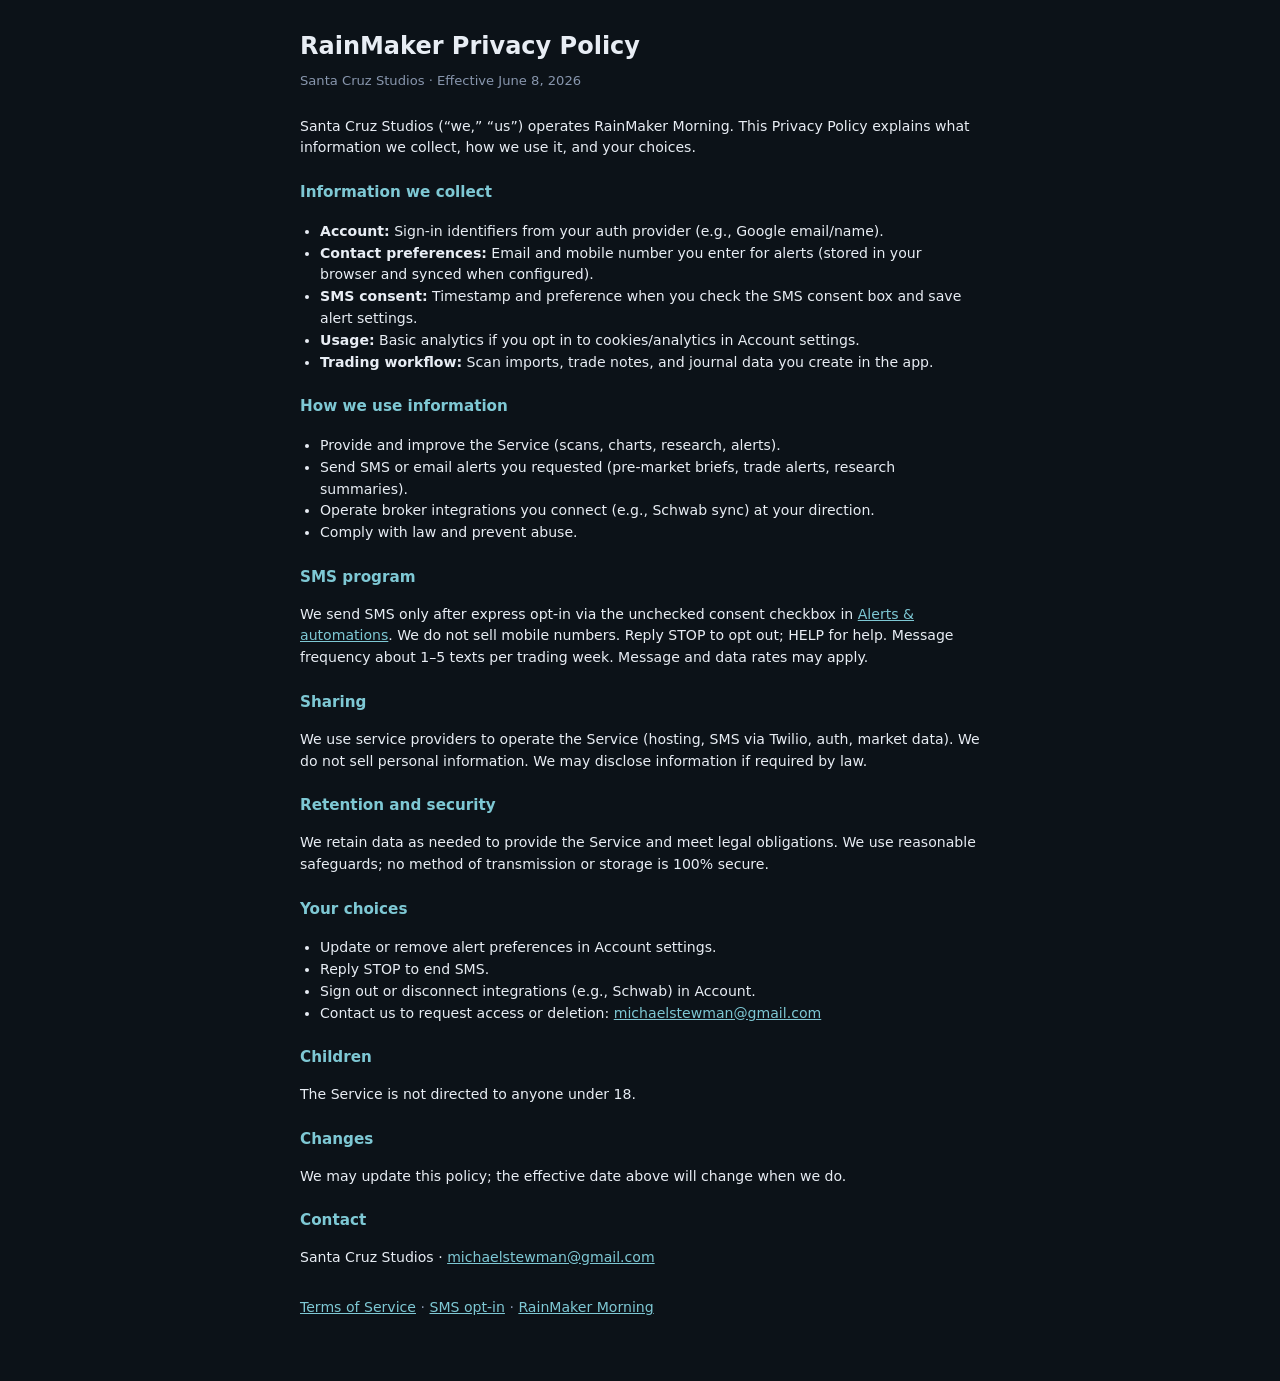
<file: privacy-policy.html>
<!DOCTYPE html>
<html lang="en">
<head>
  <meta charset="utf-8">
  <meta name="viewport" content="width=device-width, initial-scale=1">
  <title>RainMaker Privacy Policy - Santa Cruz Studios</title>
  <link rel="icon" href="assets/rainmaker-icon.png" type="image/png">
  <style>
    :root {
      --bg: #0c1218;
      --card: #161f2a;
      --text: #e8edf4;
      --muted: #8896ad;
      --accent: #7ec8d4;
      --border: rgba(78, 184, 201, 0.22);
    }
    * { box-sizing: border-box; }
    body {
      margin: 0;
      font-family: system-ui, -apple-system, "Segoe UI", Roboto, sans-serif;
      background: var(--bg);
      color: var(--text);
      line-height: 1.55;
      padding: 28px 16px 48px;
    }
    .wrap { max-width: 680px; margin: 0 auto; }
    h1 { font-size: 1.5rem; margin: 0 0 6px; }
    .updated { color: var(--muted); font-size: 0.82rem; margin: 0 0 24px; }
    h2 { font-size: 0.95rem; margin: 22px 0 8px; color: var(--accent); }
    p, li { font-size: 0.88rem; }
    ul { padding-left: 1.25rem; }
    a { color: var(--accent); }
    footer { margin-top: 28px; font-size: 0.78rem; color: var(--muted); }
  </style>
</head>
<body>
  <div class="wrap">
    <h1>RainMaker Privacy Policy</h1>
    <p class="updated">Santa Cruz Studios &middot; Effective June 8, 2026</p>

    <p>
      Santa Cruz Studios (&ldquo;we,&rdquo; &ldquo;us&rdquo;) operates RainMaker Morning. This Privacy Policy explains
      what information we collect, how we use it, and your choices.
    </p>

    <h2>Information we collect</h2>
    <ul>
      <li><strong>Account:</strong> Sign-in identifiers from your auth provider (e.g., Google email/name).</li>
      <li><strong>Contact preferences:</strong> Email and mobile number you enter for alerts (stored in your browser and synced when configured).</li>
      <li><strong>SMS consent:</strong> Timestamp and preference when you check the SMS consent box and save alert settings.</li>
      <li><strong>Usage:</strong> Basic analytics if you opt in to cookies/analytics in Account settings.</li>
      <li><strong>Trading workflow:</strong> Scan imports, trade notes, and journal data you create in the app.</li>
    </ul>

    <h2>How we use information</h2>
    <ul>
      <li>Provide and improve the Service (scans, charts, research, alerts).</li>
      <li>Send SMS or email alerts you requested (pre-market briefs, trade alerts, research summaries).</li>
      <li>Operate broker integrations you connect (e.g., Schwab sync) at your direction.</li>
      <li>Comply with law and prevent abuse.</li>
    </ul>

    <h2>SMS program</h2>
    <p>
      We send SMS only after express opt-in via the unchecked consent checkbox in
      <a href="sms-opt-in.html">Alerts &amp; automations</a>. We do not sell mobile numbers.
      Reply STOP to opt out; HELP for help. Message frequency about 1&ndash;5 texts per trading week.
      Message and data rates may apply.
    </p>

    <h2>Sharing</h2>
    <p>
      We use service providers to operate the Service (hosting, SMS via Twilio, auth, market data).
      We do not sell personal information. We may disclose information if required by law.
    </p>

    <h2>Retention and security</h2>
    <p>
      We retain data as needed to provide the Service and meet legal obligations.
      We use reasonable safeguards; no method of transmission or storage is 100% secure.
    </p>

    <h2>Your choices</h2>
    <ul>
      <li>Update or remove alert preferences in Account settings.</li>
      <li>Reply STOP to end SMS.</li>
      <li>Sign out or disconnect integrations (e.g., Schwab) in Account.</li>
      <li>Contact us to request access or deletion: <a href="mailto:michaelstewman@gmail.com">michaelstewman@gmail.com</a></li>
    </ul>

    <h2>Children</h2>
    <p>The Service is not directed to anyone under 18.</p>

    <h2>Changes</h2>
    <p>We may update this policy; the effective date above will change when we do.</p>

    <h2>Contact</h2>
    <p>Santa Cruz Studios &middot; <a href="mailto:michaelstewman@gmail.com">michaelstewman@gmail.com</a></p>

    <footer>
      <p><a href="terms-of-service.html">Terms of Service</a> &middot; <a href="sms-opt-in.html">SMS opt-in</a> &middot; <a href="latest.html">RainMaker Morning</a></p>
    </footer>
  </div>
</body>
</html>
</file>
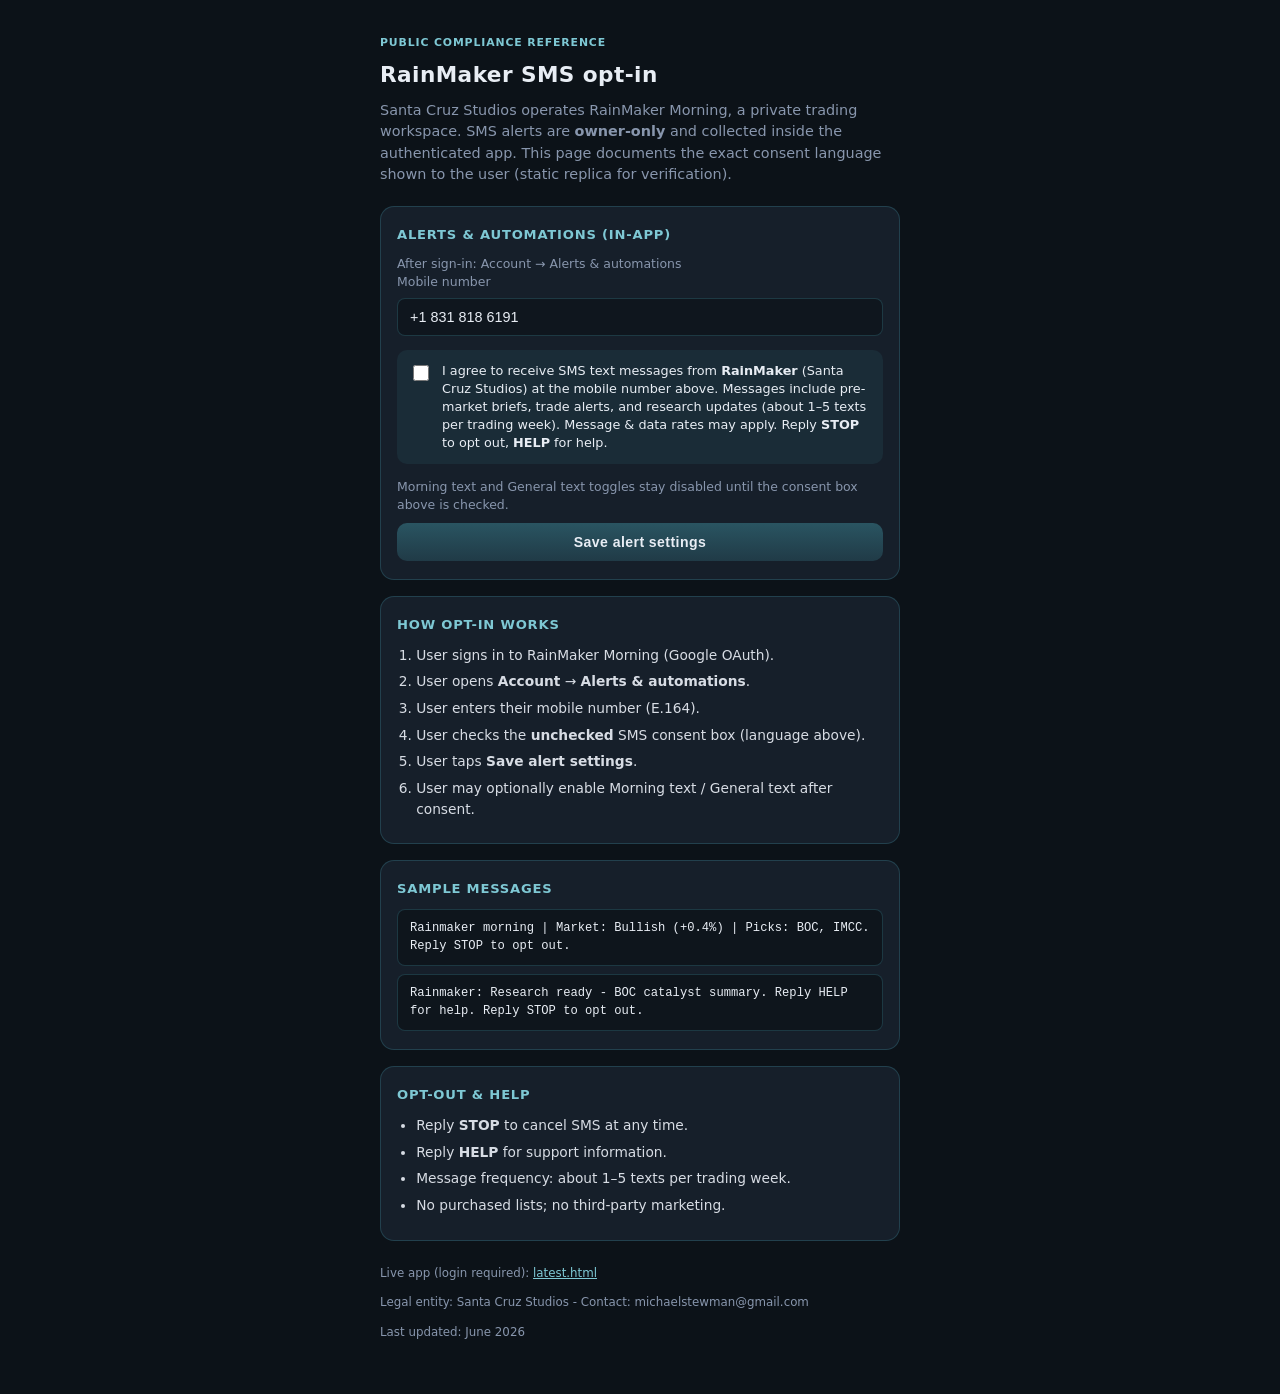
<file: sms-opt-in.html>
<!DOCTYPE html>
<html lang="en">
<head>
  <meta charset="utf-8">
  <meta name="viewport" content="width=device-width, initial-scale=1">
  <meta name="robots" content="noindex">
  <title>RainMaker SMS opt-in - Santa Cruz Studios</title>
  <link rel="icon" href="assets/rainmaker-icon.png" type="image/png">
  <style>
    :root {
      --bg: #0c1218;
      --card: #161f2a;
      --text: #e8edf4;
      --muted: #8896ad;
      --accent: #4eb8c9;
      --accent-muted: #7ec8d4;
      --border: rgba(78, 184, 201, 0.22);
    }
    * { box-sizing: border-box; }
    body {
      margin: 0;
      min-height: 100vh;
      font-family: system-ui, -apple-system, "Segoe UI", Roboto, sans-serif;
      background: var(--bg);
      color: var(--text);
      line-height: 1.5;
      padding: 24px 16px 40px;
    }
    .wrap { max-width: 520px; margin: 0 auto; }
    .badge {
      display: inline-block;
      font-size: 0.68rem;
      font-weight: 700;
      letter-spacing: 0.08em;
      text-transform: uppercase;
      color: var(--accent-muted);
      margin-bottom: 8px;
    }
    h1 {
      margin: 0 0 8px;
      font-size: 1.35rem;
      font-weight: 750;
      letter-spacing: 0.02em;
    }
    .lead { color: var(--muted); font-size: 0.9rem; margin: 0 0 20px; }
    .card {
      background: var(--card);
      border: 1px solid var(--border);
      border-radius: 14px;
      padding: 18px 16px;
      margin-bottom: 16px;
    }
    .card h2 {
      margin: 0 0 10px;
      font-size: 0.82rem;
      font-weight: 700;
      letter-spacing: 0.06em;
      text-transform: uppercase;
      color: var(--accent-muted);
    }
    .field {
      display: block;
      margin-bottom: 12px;
      font-size: 0.78rem;
      color: var(--muted);
    }
    .field input {
      display: block;
      width: 100%;
      margin-top: 6px;
      padding: 10px 12px;
      border-radius: 8px;
      border: 1px solid var(--border);
      background: rgba(0, 0, 0, 0.28);
      color: var(--text);
      font-size: 0.9rem;
    }
    .consent {
      display: flex;
      gap: 10px;
      align-items: flex-start;
      margin: 14px 0;
      padding: 12px;
      border-radius: 10px;
      background: rgba(78, 184, 201, 0.08);
      font-size: 0.8rem;
      line-height: 1.4;
    }
    .consent input {
      margin-top: 3px;
      width: 16px;
      height: 16px;
      accent-color: var(--accent);
      flex-shrink: 0;
    }
    .btn {
      display: block;
      width: 100%;
      margin-top: 8px;
      padding: 11px 14px;
      border: none;
      border-radius: 10px;
      background: linear-gradient(180deg, rgba(78, 184, 201, 0.35), rgba(78, 184, 201, 0.18));
      color: var(--text);
      font-weight: 700;
      font-size: 0.88rem;
      letter-spacing: 0.03em;
    }
    ol, ul { margin: 0; padding-left: 1.2rem; }
    li { margin-bottom: 6px; font-size: 0.86rem; color: rgba(232, 237, 244, 0.92); }
    .meta { font-size: 0.78rem; color: var(--muted); margin: 0; }
    .samples {
      font-family: ui-monospace, "Cascadia Code", Consolas, monospace;
      font-size: 0.76rem;
      line-height: 1.45;
      padding: 10px 12px;
      border-radius: 8px;
      background: rgba(0, 0, 0, 0.32);
      border: 1px solid var(--border);
      margin-top: 8px;
    }
    a { color: var(--accent-muted); }
    footer { margin-top: 24px; font-size: 0.74rem; color: var(--muted); }
  </style>
</head>
<body>
  <div class="wrap">
    <p class="badge">Public compliance reference</p>
    <h1>RainMaker SMS opt-in</h1>
    <p class="lead">
      Santa Cruz Studios operates RainMaker Morning, a private trading workspace.
      SMS alerts are <strong>owner-only</strong> and collected inside the authenticated app.
      This page documents the exact consent language shown to the user (static replica for verification).
    </p>

    <div class="card" aria-label="Opt-in form replica">
      <h2>Alerts &amp; automations (in-app)</h2>
      <p class="meta">After sign-in: Account &rarr; Alerts &amp; automations</p>
      <label class="field">Mobile number
        <input type="tel" value="+1 831 818 6191" readonly aria-readonly="true">
      </label>
      <label class="consent">
        <input type="checkbox" aria-checked="false">
        <span>I agree to receive SMS text messages from <strong>RainMaker</strong> (Santa Cruz Studios) at the mobile number above. Messages include pre-market briefs, trade alerts, and research updates (about 1&ndash;5 texts per trading week). Message &amp; data rates may apply. Reply <strong>STOP</strong> to opt out, <strong>HELP</strong> for help.</span>
      </label>
      <p class="meta" style="margin-top:10px">Morning text and General text toggles stay disabled until the consent box above is checked.</p>
      <button type="button" class="btn" disabled>Save alert settings</button>
    </div>

    <div class="card">
      <h2>How opt-in works</h2>
      <ol>
        <li>User signs in to RainMaker Morning (Google OAuth).</li>
        <li>User opens <strong>Account</strong> &rarr; <strong>Alerts &amp; automations</strong>.</li>
        <li>User enters their mobile number (E.164).</li>
        <li>User checks the <strong>unchecked</strong> SMS consent box (language above).</li>
        <li>User taps <strong>Save alert settings</strong>.</li>
        <li>User may optionally enable Morning text / General text after consent.</li>
      </ol>
    </div>

    <div class="card">
      <h2>Sample messages</h2>
      <div class="samples">Rainmaker morning | Market: Bullish (+0.4%) | Picks: BOC, IMCC. Reply STOP to opt out.</div>
      <div class="samples" style="margin-top:8px">Rainmaker: Research ready - BOC catalyst summary. Reply HELP for help. Reply STOP to opt out.</div>
    </div>

    <div class="card">
      <h2>Opt-out &amp; help</h2>
      <ul>
        <li>Reply <strong>STOP</strong> to cancel SMS at any time.</li>
        <li>Reply <strong>HELP</strong> for support information.</li>
        <li>Message frequency: about 1&ndash;5 texts per trading week.</li>
        <li>No purchased lists; no third-party marketing.</li>
      </ul>
    </div>

    <footer>
      <p>Live app (login required): <a href="latest.html">latest.html</a></p>
      <p>Legal entity: Santa Cruz Studios - Contact: michaelstewman@gmail.com</p>
      <p>Last updated: June 2026</p>
    </footer>
  </div>
</body>
</html>
</file>
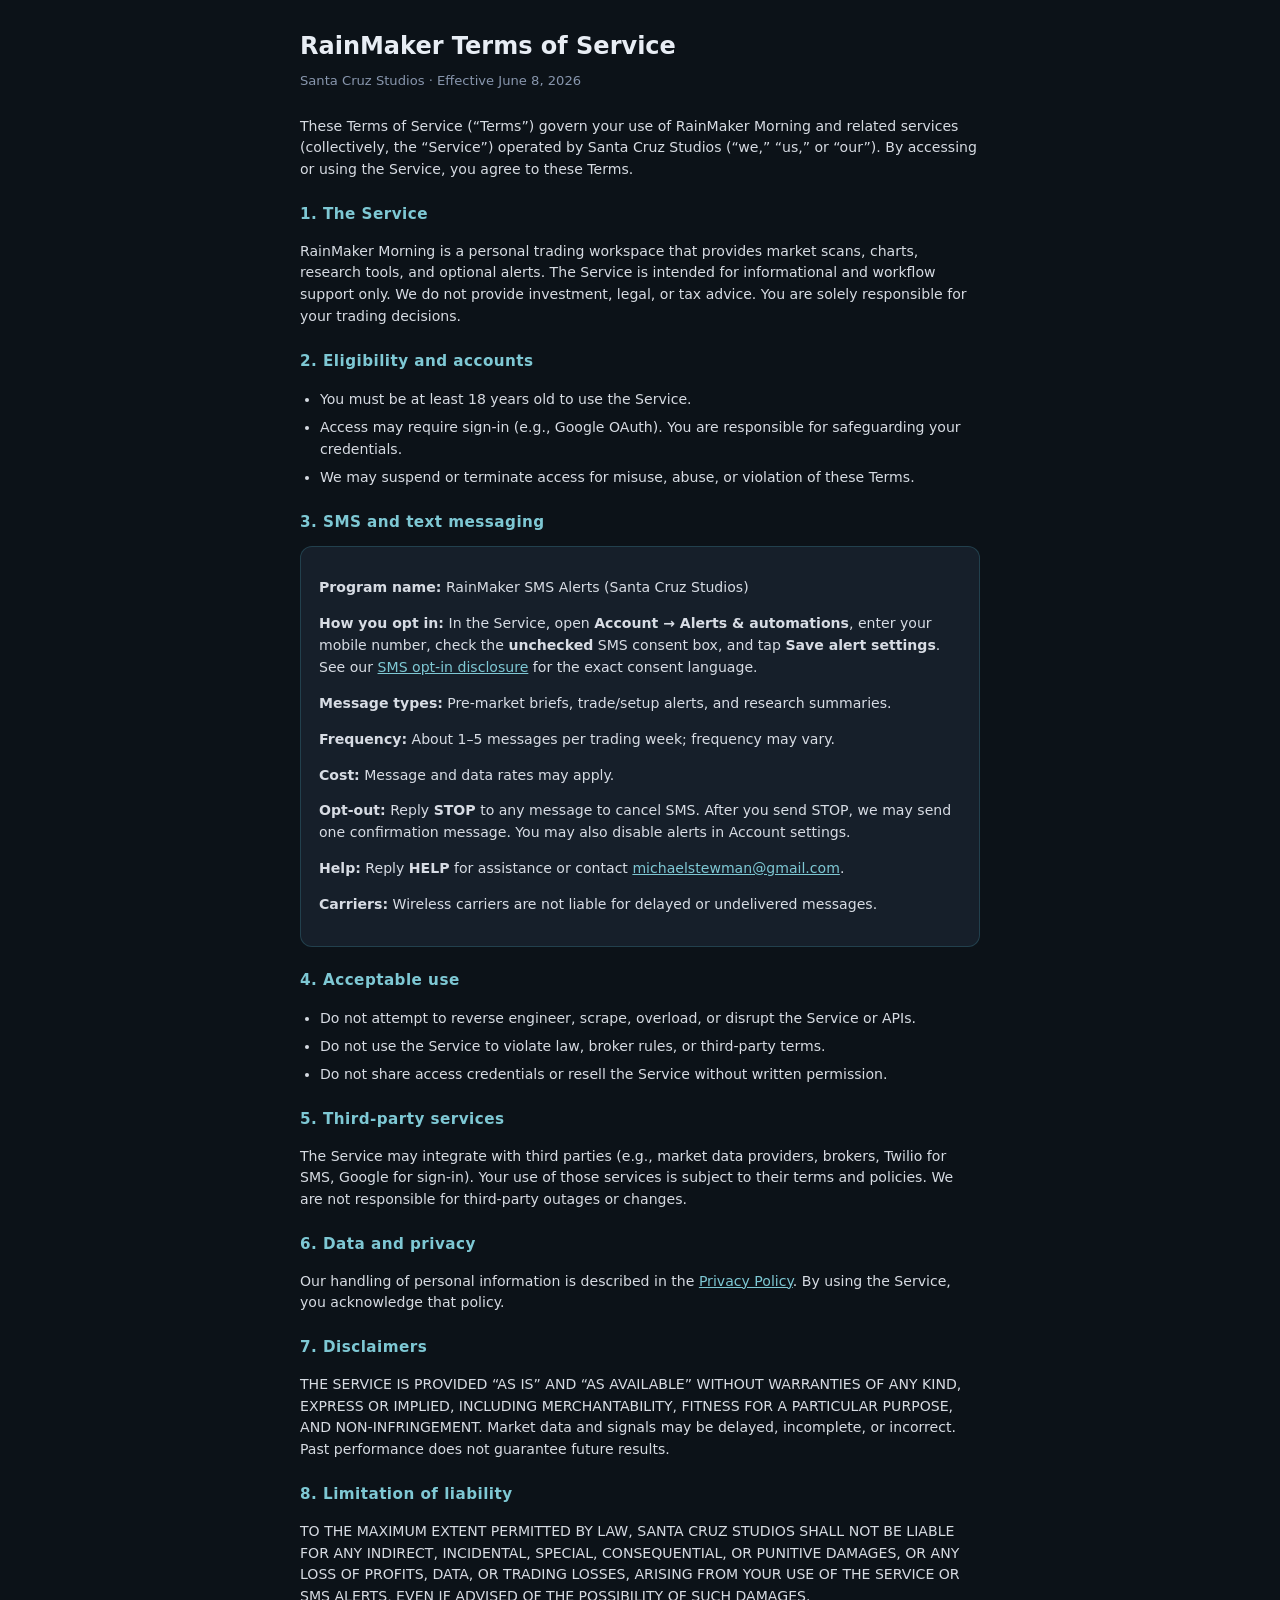
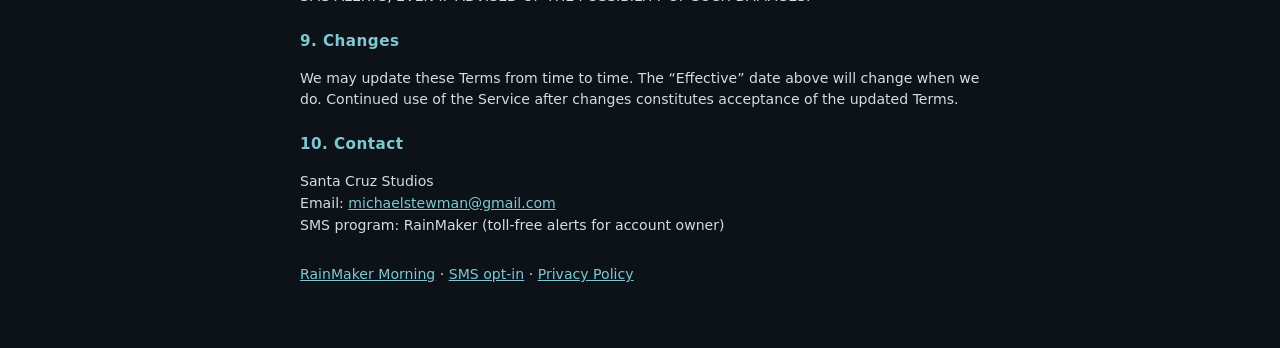
<file: terms-of-service.html>
<!DOCTYPE html>
<html lang="en">
<head>
  <meta charset="utf-8">
  <meta name="viewport" content="width=device-width, initial-scale=1">
  <title>RainMaker Terms of Service - Santa Cruz Studios</title>
  <link rel="icon" href="assets/rainmaker-icon.png" type="image/png">
  <style>
    :root {
      --bg: #0c1218;
      --card: #161f2a;
      --text: #e8edf4;
      --muted: #8896ad;
      --accent: #7ec8d4;
      --border: rgba(78, 184, 201, 0.22);
    }
    * { box-sizing: border-box; }
    body {
      margin: 0;
      font-family: system-ui, -apple-system, "Segoe UI", Roboto, sans-serif;
      background: var(--bg);
      color: var(--text);
      line-height: 1.55;
      padding: 28px 16px 48px;
    }
    .wrap { max-width: 680px; margin: 0 auto; }
    h1 { font-size: 1.5rem; margin: 0 0 6px; }
    .updated { color: var(--muted); font-size: 0.82rem; margin: 0 0 24px; }
    h2 {
      font-size: 0.95rem;
      margin: 22px 0 8px;
      color: var(--accent);
      letter-spacing: 0.03em;
    }
    p, li { font-size: 0.88rem; color: rgba(232, 237, 244, 0.92); }
    ul { padding-left: 1.25rem; }
    li { margin-bottom: 6px; }
    a { color: var(--accent); }
    .card {
      background: var(--card);
      border: 1px solid var(--border);
      border-radius: 12px;
      padding: 16px 18px;
      margin-top: 12px;
    }
    footer { margin-top: 28px; font-size: 0.78rem; color: var(--muted); }
  </style>
</head>
<body>
  <div class="wrap">
    <h1>RainMaker Terms of Service</h1>
    <p class="updated">Santa Cruz Studios &middot; Effective June 8, 2026</p>

    <p>
      These Terms of Service (&ldquo;Terms&rdquo;) govern your use of RainMaker Morning and related services
      (collectively, the &ldquo;Service&rdquo;) operated by Santa Cruz Studios (&ldquo;we,&rdquo; &ldquo;us,&rdquo; or &ldquo;our&rdquo;).
      By accessing or using the Service, you agree to these Terms.
    </p>

    <h2>1. The Service</h2>
    <p>
      RainMaker Morning is a personal trading workspace that provides market scans, charts, research tools,
      and optional alerts. The Service is intended for informational and workflow support only.
      We do not provide investment, legal, or tax advice. You are solely responsible for your trading decisions.
    </p>

    <h2>2. Eligibility and accounts</h2>
    <ul>
      <li>You must be at least 18 years old to use the Service.</li>
      <li>Access may require sign-in (e.g., Google OAuth). You are responsible for safeguarding your credentials.</li>
      <li>We may suspend or terminate access for misuse, abuse, or violation of these Terms.</li>
    </ul>

    <h2>3. SMS and text messaging</h2>
    <div class="card">
      <p><strong>Program name:</strong> RainMaker SMS Alerts (Santa Cruz Studios)</p>
      <p><strong>How you opt in:</strong> In the Service, open <strong>Account &rarr; Alerts &amp; automations</strong>,
      enter your mobile number, check the <strong>unchecked</strong> SMS consent box, and tap
      <strong>Save alert settings</strong>. See our
      <a href="sms-opt-in.html">SMS opt-in disclosure</a> for the exact consent language.</p>
      <p><strong>Message types:</strong> Pre-market briefs, trade/setup alerts, and research summaries.</p>
      <p><strong>Frequency:</strong> About 1&ndash;5 messages per trading week; frequency may vary.</p>
      <p><strong>Cost:</strong> Message and data rates may apply.</p>
      <p><strong>Opt-out:</strong> Reply <strong>STOP</strong> to any message to cancel SMS. After you send STOP,
      we may send one confirmation message. You may also disable alerts in Account settings.</p>
      <p><strong>Help:</strong> Reply <strong>HELP</strong> for assistance or contact
      <a href="mailto:michaelstewman@gmail.com">michaelstewman@gmail.com</a>.</p>
      <p><strong>Carriers:</strong> Wireless carriers are not liable for delayed or undelivered messages.</p>
    </div>

    <h2>4. Acceptable use</h2>
    <ul>
      <li>Do not attempt to reverse engineer, scrape, overload, or disrupt the Service or APIs.</li>
      <li>Do not use the Service to violate law, broker rules, or third-party terms.</li>
      <li>Do not share access credentials or resell the Service without written permission.</li>
    </ul>

    <h2>5. Third-party services</h2>
    <p>
      The Service may integrate with third parties (e.g., market data providers, brokers, Twilio for SMS,
      Google for sign-in). Your use of those services is subject to their terms and policies.
      We are not responsible for third-party outages or changes.
    </p>

    <h2>6. Data and privacy</h2>
    <p>
      Our handling of personal information is described in the
      <a href="privacy-policy.html">Privacy Policy</a>. By using the Service, you acknowledge that policy.
    </p>

    <h2>7. Disclaimers</h2>
    <p>
      THE SERVICE IS PROVIDED &ldquo;AS IS&rdquo; AND &ldquo;AS AVAILABLE&rdquo; WITHOUT WARRANTIES OF ANY KIND,
      EXPRESS OR IMPLIED, INCLUDING MERCHANTABILITY, FITNESS FOR A PARTICULAR PURPOSE, AND NON-INFRINGEMENT.
      Market data and signals may be delayed, incomplete, or incorrect. Past performance does not guarantee future results.
    </p>

    <h2>8. Limitation of liability</h2>
    <p>
      TO THE MAXIMUM EXTENT PERMITTED BY LAW, SANTA CRUZ STUDIOS SHALL NOT BE LIABLE FOR ANY INDIRECT,
      INCIDENTAL, SPECIAL, CONSEQUENTIAL, OR PUNITIVE DAMAGES, OR ANY LOSS OF PROFITS, DATA, OR TRADING LOSSES,
      ARISING FROM YOUR USE OF THE SERVICE OR SMS ALERTS, EVEN IF ADVISED OF THE POSSIBILITY OF SUCH DAMAGES.
    </p>

    <h2>9. Changes</h2>
    <p>
      We may update these Terms from time to time. The &ldquo;Effective&rdquo; date above will change when we do.
      Continued use of the Service after changes constitutes acceptance of the updated Terms.
    </p>

    <h2>10. Contact</h2>
    <p>
      Santa Cruz Studios<br>
      Email: <a href="mailto:michaelstewman@gmail.com">michaelstewman@gmail.com</a><br>
      SMS program: RainMaker (toll-free alerts for account owner)
    </p>

    <footer>
      <p><a href="latest.html">RainMaker Morning</a> &middot; <a href="sms-opt-in.html">SMS opt-in</a> &middot; <a href="privacy-policy.html">Privacy Policy</a></p>
    </footer>
  </div>
</body>
</html>
</file>
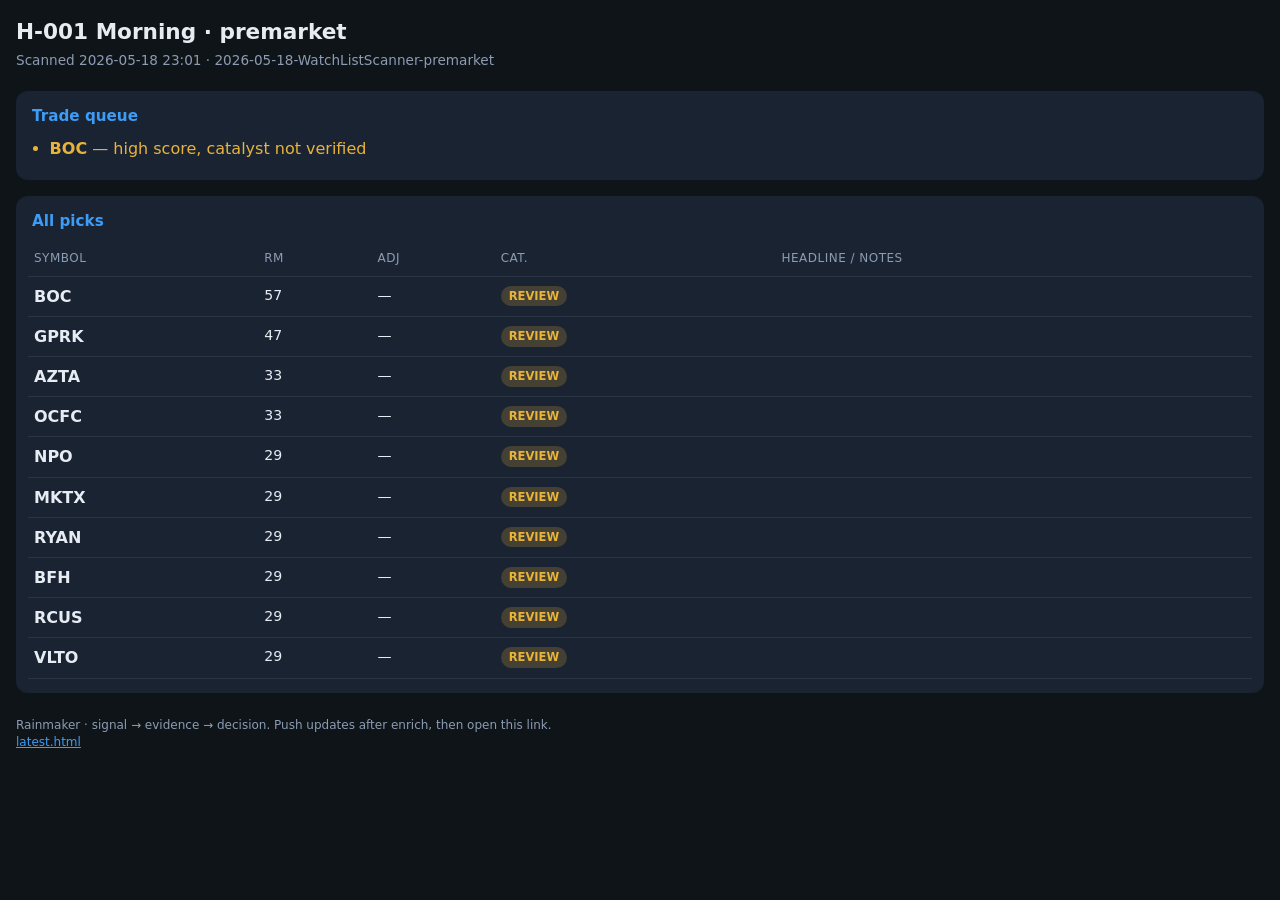
<file: sessions/2026-05-18-WatchListScanner-premarket.html>
<!DOCTYPE html>
<html lang="en">
<head>
  <meta charset="utf-8">
  <meta name="viewport" content="width=device-width, initial-scale=1, viewport-fit=cover">
  <meta name="theme-color" content="#0f1419">
  <meta http-equiv="Cache-Control" content="no-cache, no-store, must-revalidate">
  <title>H-001 Morning · premarket</title>
  <style>
    :root {
      --bg: #0f1419;
      --card: #1a2332;
      --text: #e7ecf3;
      --muted: #8b9cb3;
      --accent: #3d9cf5;
      --yes: #3dd68c;
      --no: #f07178;
      --review: #e8b339;
    }
    * { box-sizing: border-box; }
    body {
      margin: 0;
      font-family: system-ui, -apple-system, "Segoe UI", Roboto, sans-serif;
      background: var(--bg);
      color: var(--text);
      line-height: 1.45;
      padding: max(16px, env(safe-area-inset-top)) 16px 32px;
    }
    h1 { font-size: 1.35rem; margin: 0 0 4px; font-weight: 650; }
    .meta { color: var(--muted); font-size: 0.85rem; margin: 0 0 20px; }
    section {
      background: var(--card);
      border-radius: 12px;
      padding: 14px 16px;
      margin-bottom: 16px;
    }
    h2 { font-size: 0.95rem; margin: 0 0 10px; color: var(--accent); font-weight: 600; }
    ul { margin: 0; padding-left: 1.1rem; }
    li { margin-bottom: 6px; }
    li.go { color: var(--yes); }
    li.watch { color: var(--review); }
    li.muted { color: var(--muted); list-style: none; padding-left: 0; }
    .table-wrap { overflow-x: auto; -webkit-overflow-scrolling: touch; margin: 0 -4px; }
    table { width: 100%; border-collapse: collapse; font-size: 0.88rem; min-width: 520px; }
    th, td { padding: 8px 6px; text-align: left; border-bottom: 1px solid #2a3544; vertical-align: top; }
    th { color: var(--muted); font-weight: 500; font-size: 0.75rem; text-transform: uppercase; letter-spacing: 0.04em; }
    .sym { font-weight: 650; font-size: 1rem; }
    .num { font-variant-numeric: tabular-nums; }
    .sub { color: var(--muted); font-size: 0.8rem; max-width: 180px; }
    .pill {
      display: inline-block;
      padding: 2px 8px;
      border-radius: 999px;
      font-size: 0.72rem;
      font-weight: 600;
      text-transform: uppercase;
    }
    .cat-yes { background: rgba(61, 214, 140, 0.2); color: var(--yes); }
    .cat-no { background: rgba(240, 113, 120, 0.2); color: var(--no); }
    .cat-review { background: rgba(232, 179, 57, 0.2); color: var(--review); }
    footer { color: var(--muted); font-size: 0.75rem; margin-top: 24px; }
    a { color: var(--accent); }
  </style>
</head>
<body>
  <h1>H-001 Morning · premarket</h1>
  <p class="meta">Scanned 2026-05-18 23:01 · 2026-05-18-WatchListScanner-premarket</p>
  

  <section>
    <h2>Trade queue</h2>
    <ul>
      <li class="watch"><strong>BOC</strong> — high score, catalyst not verified</li>
    </ul>
  </section>

  <section>
    <h2>All picks</h2>
    <div class="table-wrap">
    <table>
      <thead>
        <tr>
          <th>Symbol</th>
          <th>RM</th>
          <th>Adj</th>
          <th>Cat.</th>
          <th>Headline / notes</th>
        </tr>
      </thead>
      <tbody>
        <tr>
  <td class="sym">BOC</td>
  <td class="num">57</td>
  <td class="num">—</td>
  <td><span class="pill cat-review">review</span></td>
  <td class="sub"></td>
</tr><tr>
  <td class="sym">GPRK</td>
  <td class="num">47</td>
  <td class="num">—</td>
  <td><span class="pill cat-review">review</span></td>
  <td class="sub"></td>
</tr><tr>
  <td class="sym">AZTA</td>
  <td class="num">33</td>
  <td class="num">—</td>
  <td><span class="pill cat-review">review</span></td>
  <td class="sub"></td>
</tr><tr>
  <td class="sym">OCFC</td>
  <td class="num">33</td>
  <td class="num">—</td>
  <td><span class="pill cat-review">review</span></td>
  <td class="sub"></td>
</tr><tr>
  <td class="sym">NPO</td>
  <td class="num">29</td>
  <td class="num">—</td>
  <td><span class="pill cat-review">review</span></td>
  <td class="sub"></td>
</tr><tr>
  <td class="sym">MKTX</td>
  <td class="num">29</td>
  <td class="num">—</td>
  <td><span class="pill cat-review">review</span></td>
  <td class="sub"></td>
</tr><tr>
  <td class="sym">RYAN</td>
  <td class="num">29</td>
  <td class="num">—</td>
  <td><span class="pill cat-review">review</span></td>
  <td class="sub"></td>
</tr><tr>
  <td class="sym">BFH</td>
  <td class="num">29</td>
  <td class="num">—</td>
  <td><span class="pill cat-review">review</span></td>
  <td class="sub"></td>
</tr><tr>
  <td class="sym">RCUS</td>
  <td class="num">29</td>
  <td class="num">—</td>
  <td><span class="pill cat-review">review</span></td>
  <td class="sub"></td>
</tr><tr>
  <td class="sym">VLTO</td>
  <td class="num">29</td>
  <td class="num">—</td>
  <td><span class="pill cat-review">review</span></td>
  <td class="sub"></td>
</tr>
      </tbody>
    </table>
    </div>
  </section>

  <footer>
    Rainmaker · signal → evidence → decision. Push updates after enrich, then open this link.
    <br><a href="https://thepokerninja.github.io/rainmaker-morning/latest.html">latest.html</a>
  </footer>
</body>
</html>
</file>
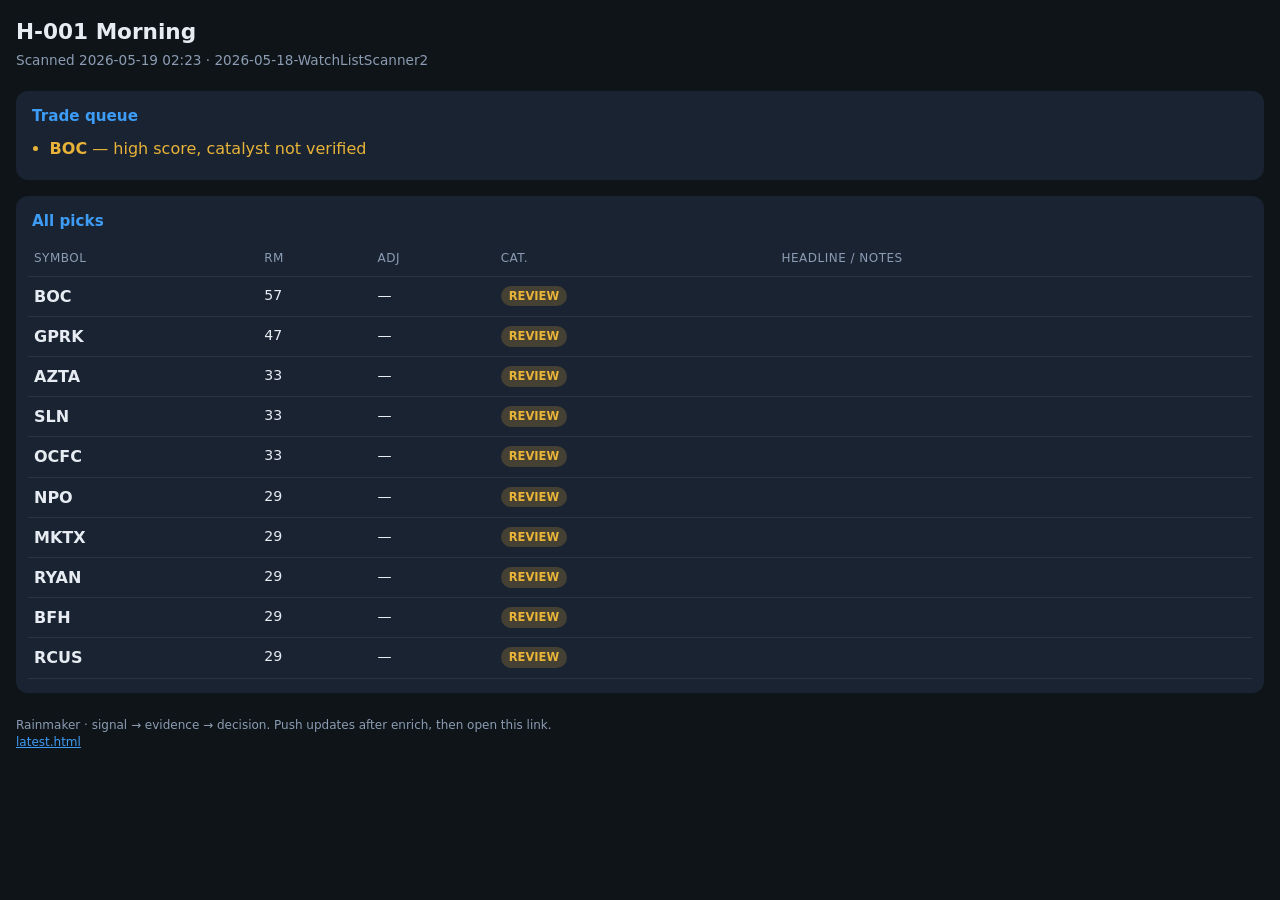
<file: sessions/2026-05-18-WatchListScanner2.html>
<!DOCTYPE html>
<html lang="en">
<head>
  <meta charset="utf-8">
  <meta name="viewport" content="width=device-width, initial-scale=1, viewport-fit=cover">
  <meta name="theme-color" content="#0f1419">
  <meta http-equiv="Cache-Control" content="no-cache, no-store, must-revalidate">
  <title>H-001 Morning</title>
  <style>
    :root {
      --bg: #0f1419;
      --card: #1a2332;
      --text: #e7ecf3;
      --muted: #8b9cb3;
      --accent: #3d9cf5;
      --yes: #3dd68c;
      --no: #f07178;
      --review: #e8b339;
    }
    * { box-sizing: border-box; }
    body {
      margin: 0;
      font-family: system-ui, -apple-system, "Segoe UI", Roboto, sans-serif;
      background: var(--bg);
      color: var(--text);
      line-height: 1.45;
      padding: max(16px, env(safe-area-inset-top)) 16px 32px;
    }
    h1 { font-size: 1.35rem; margin: 0 0 4px; font-weight: 650; }
    .meta { color: var(--muted); font-size: 0.85rem; margin: 0 0 20px; }
    section {
      background: var(--card);
      border-radius: 12px;
      padding: 14px 16px;
      margin-bottom: 16px;
    }
    h2 { font-size: 0.95rem; margin: 0 0 10px; color: var(--accent); font-weight: 600; }
    ul { margin: 0; padding-left: 1.1rem; }
    li { margin-bottom: 6px; }
    li.go { color: var(--yes); }
    li.watch { color: var(--review); }
    li.muted { color: var(--muted); list-style: none; padding-left: 0; }
    .table-wrap { overflow-x: auto; -webkit-overflow-scrolling: touch; margin: 0 -4px; }
    table { width: 100%; border-collapse: collapse; font-size: 0.88rem; min-width: 520px; }
    th, td { padding: 8px 6px; text-align: left; border-bottom: 1px solid #2a3544; vertical-align: top; }
    th { color: var(--muted); font-weight: 500; font-size: 0.75rem; text-transform: uppercase; letter-spacing: 0.04em; }
    .sym { font-weight: 650; font-size: 1rem; }
    .num { font-variant-numeric: tabular-nums; }
    .sub { color: var(--muted); font-size: 0.8rem; max-width: 180px; }
    .pill {
      display: inline-block;
      padding: 2px 8px;
      border-radius: 999px;
      font-size: 0.72rem;
      font-weight: 600;
      text-transform: uppercase;
    }
    .cat-yes { background: rgba(61, 214, 140, 0.2); color: var(--yes); }
    .cat-no { background: rgba(240, 113, 120, 0.2); color: var(--no); }
    .cat-review { background: rgba(232, 179, 57, 0.2); color: var(--review); }
    footer { color: var(--muted); font-size: 0.75rem; margin-top: 24px; }
    a { color: var(--accent); }
  </style>
</head>
<body>
  <h1>H-001 Morning</h1>
  <p class="meta">Scanned 2026-05-19 02:23 · 2026-05-18-WatchListScanner2</p>
  

  <section>
    <h2>Trade queue</h2>
    <ul>
      <li class="watch"><strong>BOC</strong> — high score, catalyst not verified</li>
    </ul>
  </section>

  <section>
    <h2>All picks</h2>
    <div class="table-wrap">
    <table>
      <thead>
        <tr>
          <th>Symbol</th>
          <th>RM</th>
          <th>Adj</th>
          <th>Cat.</th>
          <th>Headline / notes</th>
        </tr>
      </thead>
      <tbody>
        <tr>
  <td class="sym">BOC</td>
  <td class="num">57</td>
  <td class="num">—</td>
  <td><span class="pill cat-review">review</span></td>
  <td class="sub"></td>
</tr><tr>
  <td class="sym">GPRK</td>
  <td class="num">47</td>
  <td class="num">—</td>
  <td><span class="pill cat-review">review</span></td>
  <td class="sub"></td>
</tr><tr>
  <td class="sym">AZTA</td>
  <td class="num">33</td>
  <td class="num">—</td>
  <td><span class="pill cat-review">review</span></td>
  <td class="sub"></td>
</tr><tr>
  <td class="sym">SLN</td>
  <td class="num">33</td>
  <td class="num">—</td>
  <td><span class="pill cat-review">review</span></td>
  <td class="sub"></td>
</tr><tr>
  <td class="sym">OCFC</td>
  <td class="num">33</td>
  <td class="num">—</td>
  <td><span class="pill cat-review">review</span></td>
  <td class="sub"></td>
</tr><tr>
  <td class="sym">NPO</td>
  <td class="num">29</td>
  <td class="num">—</td>
  <td><span class="pill cat-review">review</span></td>
  <td class="sub"></td>
</tr><tr>
  <td class="sym">MKTX</td>
  <td class="num">29</td>
  <td class="num">—</td>
  <td><span class="pill cat-review">review</span></td>
  <td class="sub"></td>
</tr><tr>
  <td class="sym">RYAN</td>
  <td class="num">29</td>
  <td class="num">—</td>
  <td><span class="pill cat-review">review</span></td>
  <td class="sub"></td>
</tr><tr>
  <td class="sym">BFH</td>
  <td class="num">29</td>
  <td class="num">—</td>
  <td><span class="pill cat-review">review</span></td>
  <td class="sub"></td>
</tr><tr>
  <td class="sym">RCUS</td>
  <td class="num">29</td>
  <td class="num">—</td>
  <td><span class="pill cat-review">review</span></td>
  <td class="sub"></td>
</tr>
      </tbody>
    </table>
    </div>
  </section>

  <footer>
    Rainmaker · signal → evidence → decision. Push updates after enrich, then open this link.
    <br><a href="https://thepokerninja.github.io/rainmaker-morning/latest.html">latest.html</a>
  </footer>
</body>
</html>
</file>
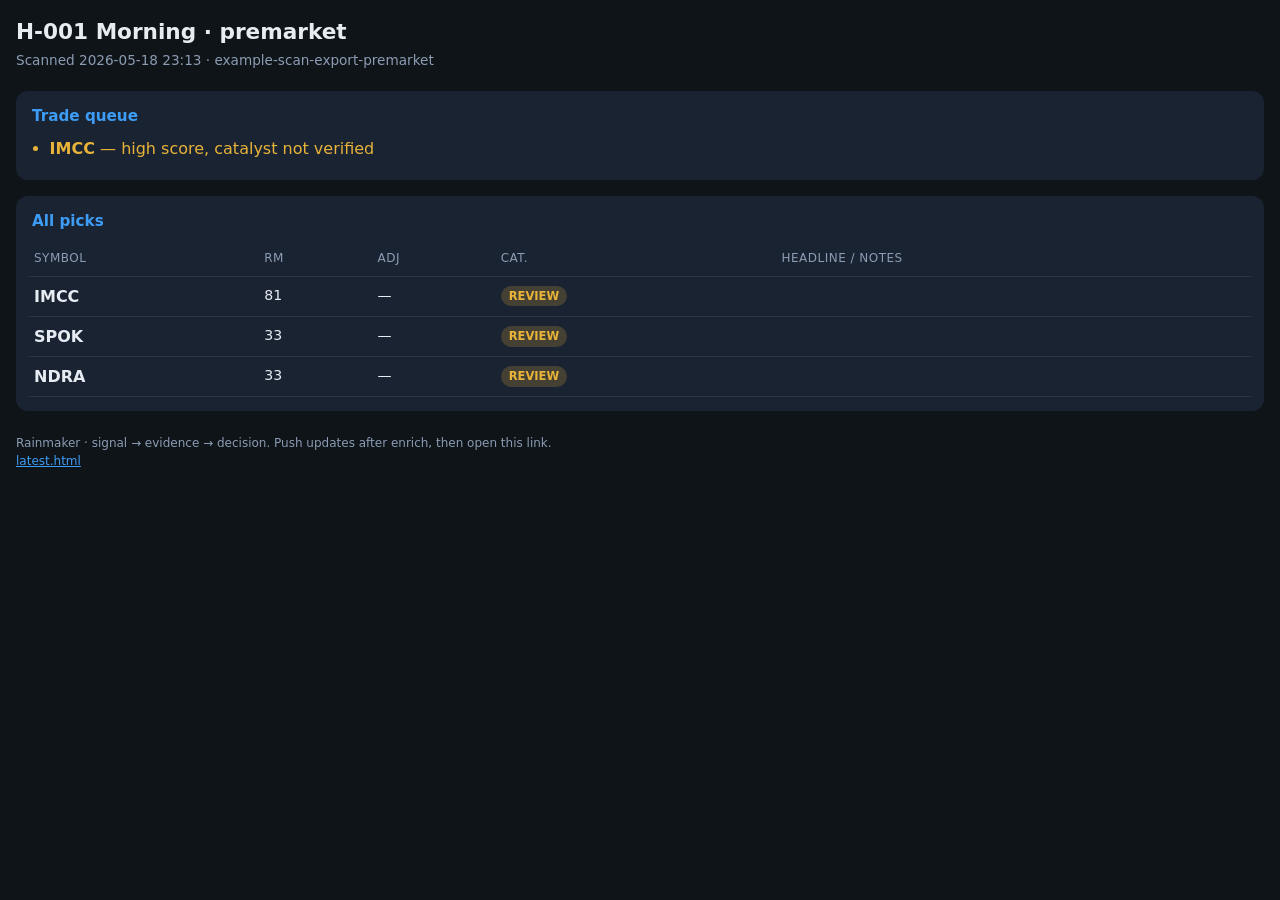
<file: sessions/example-scan-export-premarket.html>
<!DOCTYPE html>
<html lang="en">
<head>
  <meta charset="utf-8">
  <meta name="viewport" content="width=device-width, initial-scale=1, viewport-fit=cover">
  <meta name="theme-color" content="#0f1419">
  <meta http-equiv="Cache-Control" content="no-cache, no-store, must-revalidate">
  <title>H-001 Morning · premarket</title>
  <style>
    :root {
      --bg: #0f1419;
      --card: #1a2332;
      --text: #e7ecf3;
      --muted: #8b9cb3;
      --accent: #3d9cf5;
      --yes: #3dd68c;
      --no: #f07178;
      --review: #e8b339;
    }
    * { box-sizing: border-box; }
    body {
      margin: 0;
      font-family: system-ui, -apple-system, "Segoe UI", Roboto, sans-serif;
      background: var(--bg);
      color: var(--text);
      line-height: 1.45;
      padding: max(16px, env(safe-area-inset-top)) 16px 32px;
    }
    h1 { font-size: 1.35rem; margin: 0 0 4px; font-weight: 650; }
    .meta { color: var(--muted); font-size: 0.85rem; margin: 0 0 20px; }
    section {
      background: var(--card);
      border-radius: 12px;
      padding: 14px 16px;
      margin-bottom: 16px;
    }
    h2 { font-size: 0.95rem; margin: 0 0 10px; color: var(--accent); font-weight: 600; }
    ul { margin: 0; padding-left: 1.1rem; }
    li { margin-bottom: 6px; }
    li.go { color: var(--yes); }
    li.watch { color: var(--review); }
    li.muted { color: var(--muted); list-style: none; padding-left: 0; }
    .table-wrap { overflow-x: auto; -webkit-overflow-scrolling: touch; margin: 0 -4px; }
    table { width: 100%; border-collapse: collapse; font-size: 0.88rem; min-width: 520px; }
    th, td { padding: 8px 6px; text-align: left; border-bottom: 1px solid #2a3544; vertical-align: top; }
    th { color: var(--muted); font-weight: 500; font-size: 0.75rem; text-transform: uppercase; letter-spacing: 0.04em; }
    .sym { font-weight: 650; font-size: 1rem; }
    .num { font-variant-numeric: tabular-nums; }
    .sub { color: var(--muted); font-size: 0.8rem; max-width: 180px; }
    .pill {
      display: inline-block;
      padding: 2px 8px;
      border-radius: 999px;
      font-size: 0.72rem;
      font-weight: 600;
      text-transform: uppercase;
    }
    .cat-yes { background: rgba(61, 214, 140, 0.2); color: var(--yes); }
    .cat-no { background: rgba(240, 113, 120, 0.2); color: var(--no); }
    .cat-review { background: rgba(232, 179, 57, 0.2); color: var(--review); }
    footer { color: var(--muted); font-size: 0.75rem; margin-top: 24px; }
    a { color: var(--accent); }
  </style>
</head>
<body>
  <h1>H-001 Morning · premarket</h1>
  <p class="meta">Scanned 2026-05-18 23:13 · example-scan-export-premarket</p>
  

  <section>
    <h2>Trade queue</h2>
    <ul>
      <li class="watch"><strong>IMCC</strong> — high score, catalyst not verified</li>
    </ul>
  </section>

  <section>
    <h2>All picks</h2>
    <div class="table-wrap">
    <table>
      <thead>
        <tr>
          <th>Symbol</th>
          <th>RM</th>
          <th>Adj</th>
          <th>Cat.</th>
          <th>Headline / notes</th>
        </tr>
      </thead>
      <tbody>
        <tr>
  <td class="sym">IMCC</td>
  <td class="num">81</td>
  <td class="num">—</td>
  <td><span class="pill cat-review">review</span></td>
  <td class="sub"></td>
</tr><tr>
  <td class="sym">SPOK</td>
  <td class="num">33</td>
  <td class="num">—</td>
  <td><span class="pill cat-review">review</span></td>
  <td class="sub"></td>
</tr><tr>
  <td class="sym">NDRA</td>
  <td class="num">33</td>
  <td class="num">—</td>
  <td><span class="pill cat-review">review</span></td>
  <td class="sub"></td>
</tr>
      </tbody>
    </table>
    </div>
  </section>

  <footer>
    Rainmaker · signal → evidence → decision. Push updates after enrich, then open this link.
    <br><a href="https://thepokerninja.github.io/rainmaker-morning/latest.html">latest.html</a>
  </footer>
</body>
</html>
</file>
